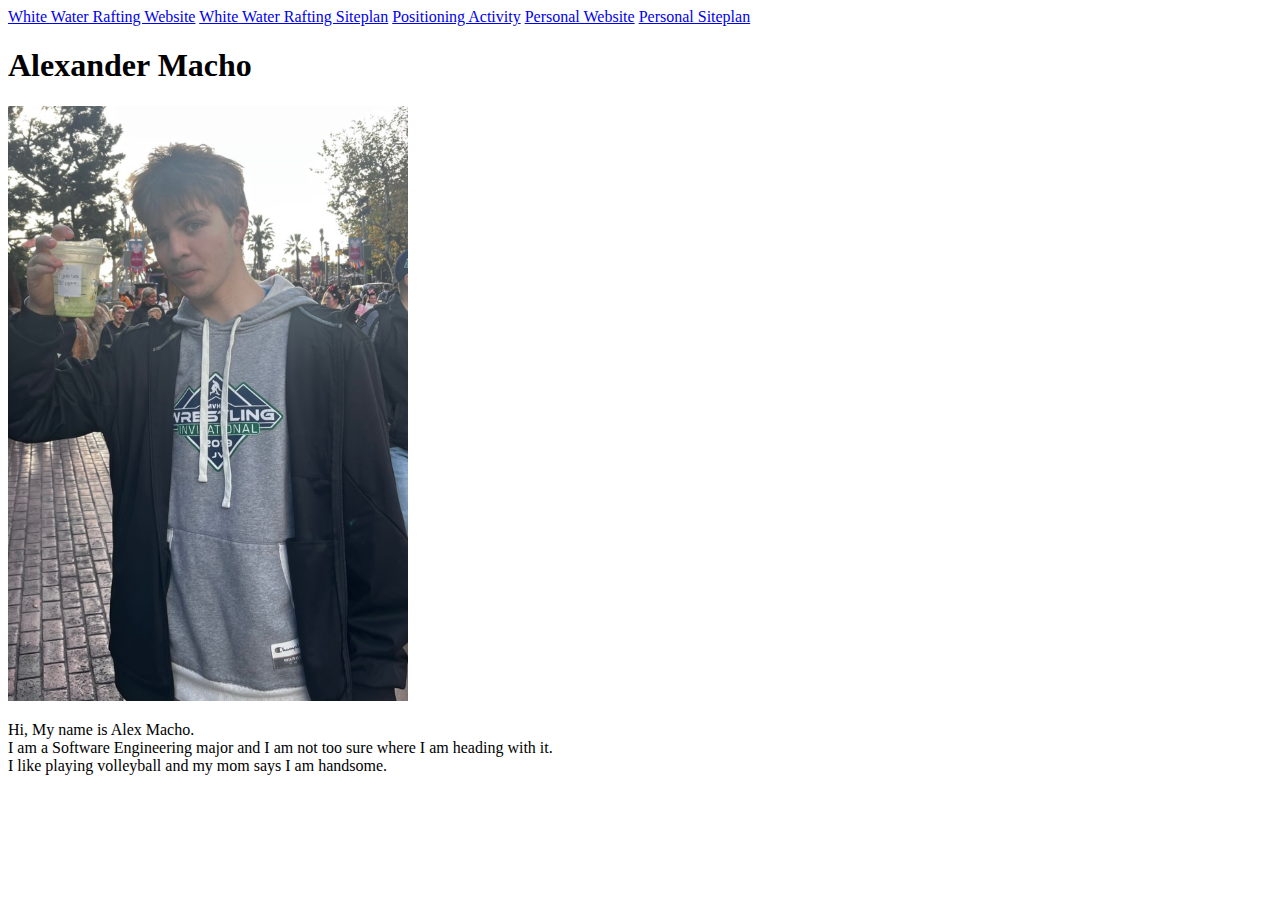
<file: aboutme/index.html>
<!DOCTYPE html>
<html lang="en">
<head>
    <meta charset="UTF-8">
    <meta name="viewport" content="width=device-width, initial-scale=1.0">
    <title>WDD130 | Home</title>
</head>
<body>
   <header>
        <nav>
            <a href="wwr/index.html">White Water Rafting Website</a>
            <a href="wwr/site-plan-rafting.html">White Water Rafting Siteplan</a>
            <a href="positioning.html">Positioning Activity</a>
            <a href="#">Personal Website</a>
            <a href="#">Personal Siteplan</a>               
            <a href="..index.html"></a>
            <h1>
                Alexander Macho
            </h1>
            <img src="picofme.jpeg" alt="Image of me" width="400px">
    
            <p>
                Hi, My name is Alex Macho. <br>I am a Software Engineering
                major and I am not too sure where I am heading with it.<br>
                I like playing volleyball and my mom says I am handsome.
            </p>
        </nav>
   </header> 
</body>
</html>
</file>
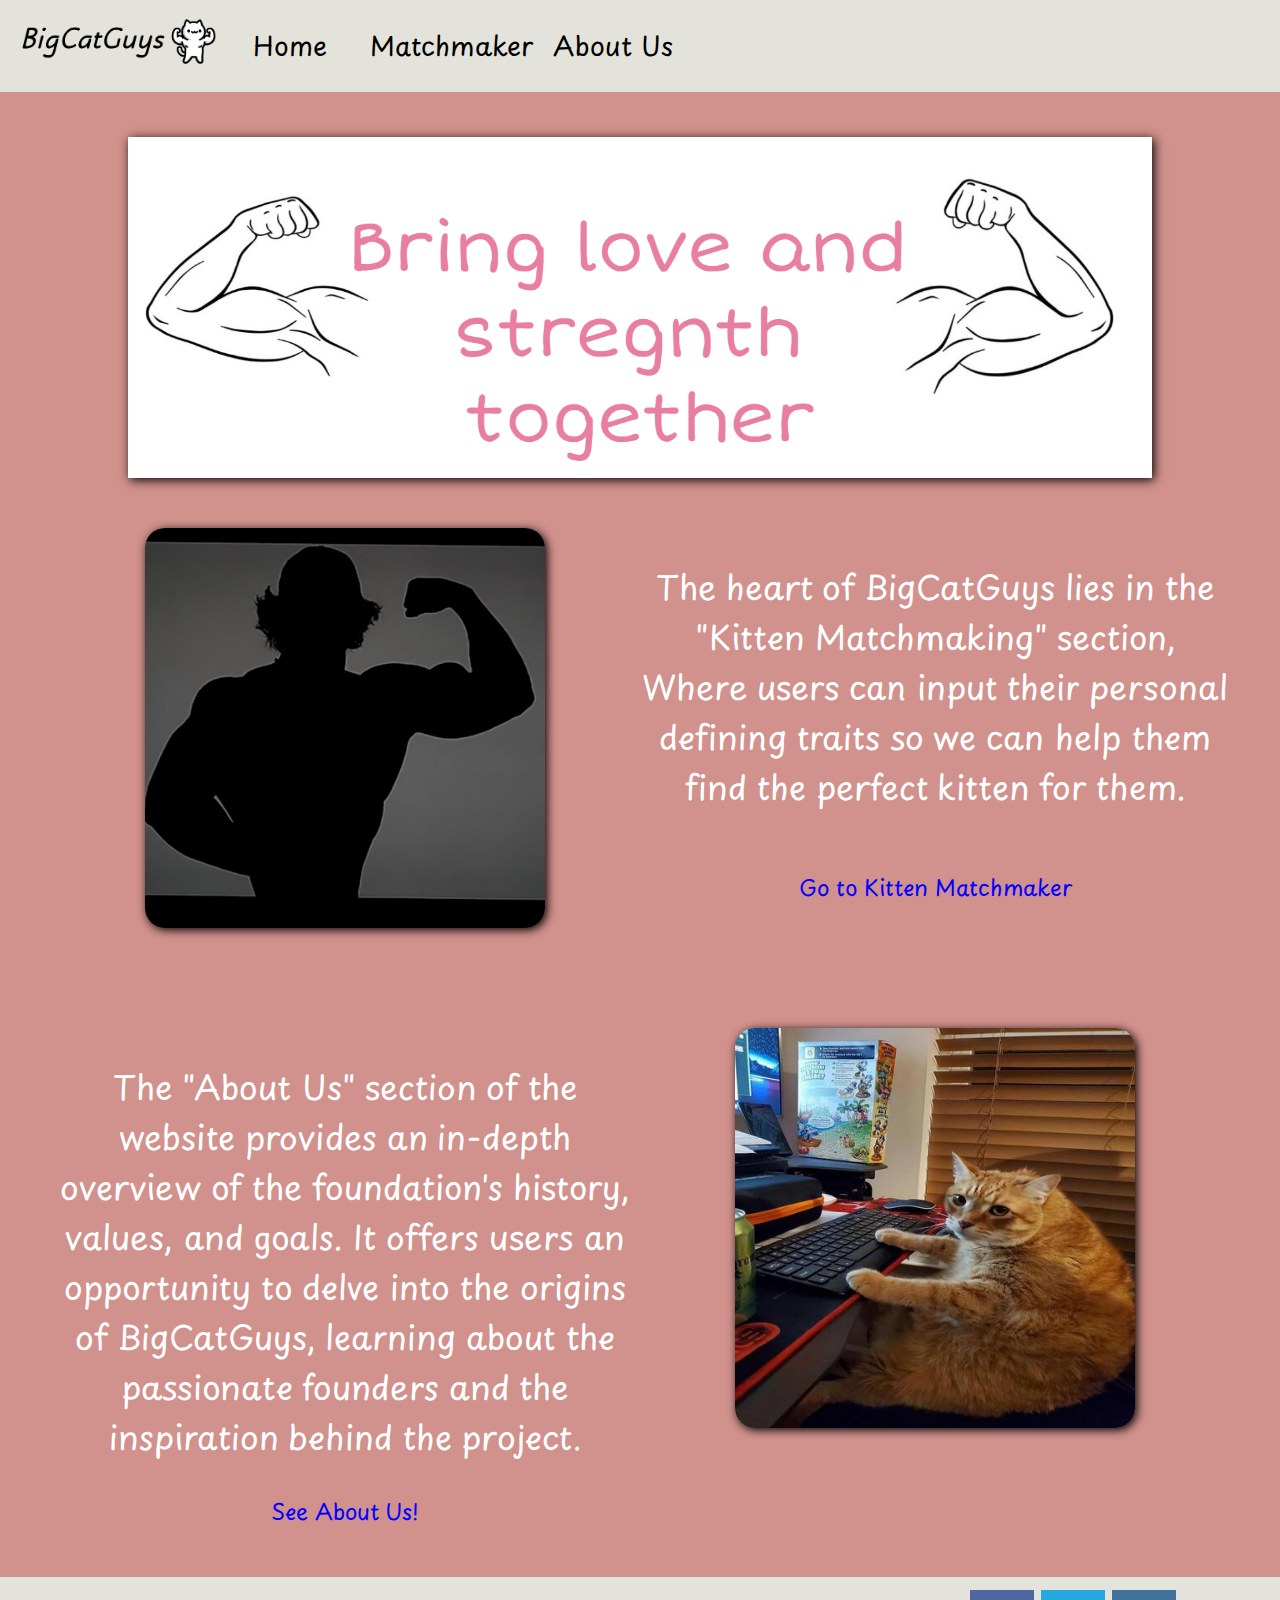
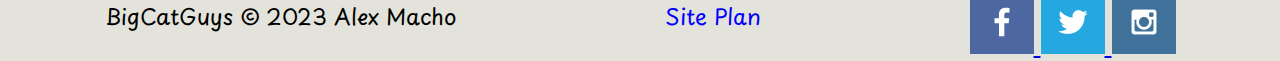
<file: bigcatguys/index.html>
<!DOCTYPE html>
<html lang="en">

<head>
    <meta charset="UTF-8">
    <meta name="viewport" content="width=device-width, initial-scale=1.0">
    <title>BigCatGuys Homepage</title>
    <link rel="stylesheet" href="styles.css">
</head>

<body>
    <header>
        
        <nav>

            <a id="logolink" href="index.html">
                <img src="images/bigcatguyslogo.jpg" alt="BigCatGuys Logo"
                    style="width:200px;">
            </a>
            <a href="index.html">Home</a>
            <a href="matchmaking.html">Matchmaker</a>
            <a href="aboutus.html">About Us</a>
        </nav>
    </header>
    <div class="hero">
        <img src="images/hero.jpg" alt="Bring love and stregnth together">
    </div>
    <div class="descriptions">
        <div class="matchmaker">
            <img src="images/logo.jpg" alt="sam sulek flexing silhouette">
            <p>
                The heart of BigCatGuys lies in the "Kitten Matchmaking" section, Where users can input their personal
                defining traits so we can help them find the perfect kitten for them.
            </p>
            <a href="matchmaking.html">Go to Kitten Matchmaker</a>
        </div>
        <div class="aboutus">
            <img src="images/catcomputer1.jpg" alt="placeholder">
            <p>
                The "About Us" section of the website provides an in-depth overview of the foundation's history, values,
                and goals. It offers users an opportunity to delve into the origins of BigCatGuys, learning about the
                passionate founders and the inspiration behind the project.
            </p>
            <a href="aboutus.html">See About Us!</a>
        </div>
    </div>
    <div class="footer">
        <footer>
            <p id="copyright">BigCatGuys &copy; 2023 Alex Macho</p>
            <p id="siteplanlink"><a href="siteplan.html">Site Plan</a></p>
            <div class="social">
                <a href="https://facebook.com">
                    <img src="images/facebook.png" alt="fb icon">
                </a>
                <a href="https://twitter.com">
                    <img src="images/twitter.png" alt="twitter icon">
                </a>
                <a href="https://instagram.com">
                    <img src="images/instagram.png" alt="instagram icon">
                </a>
            </div>
        </footer>
    </div>


</body>

</html>
</file>
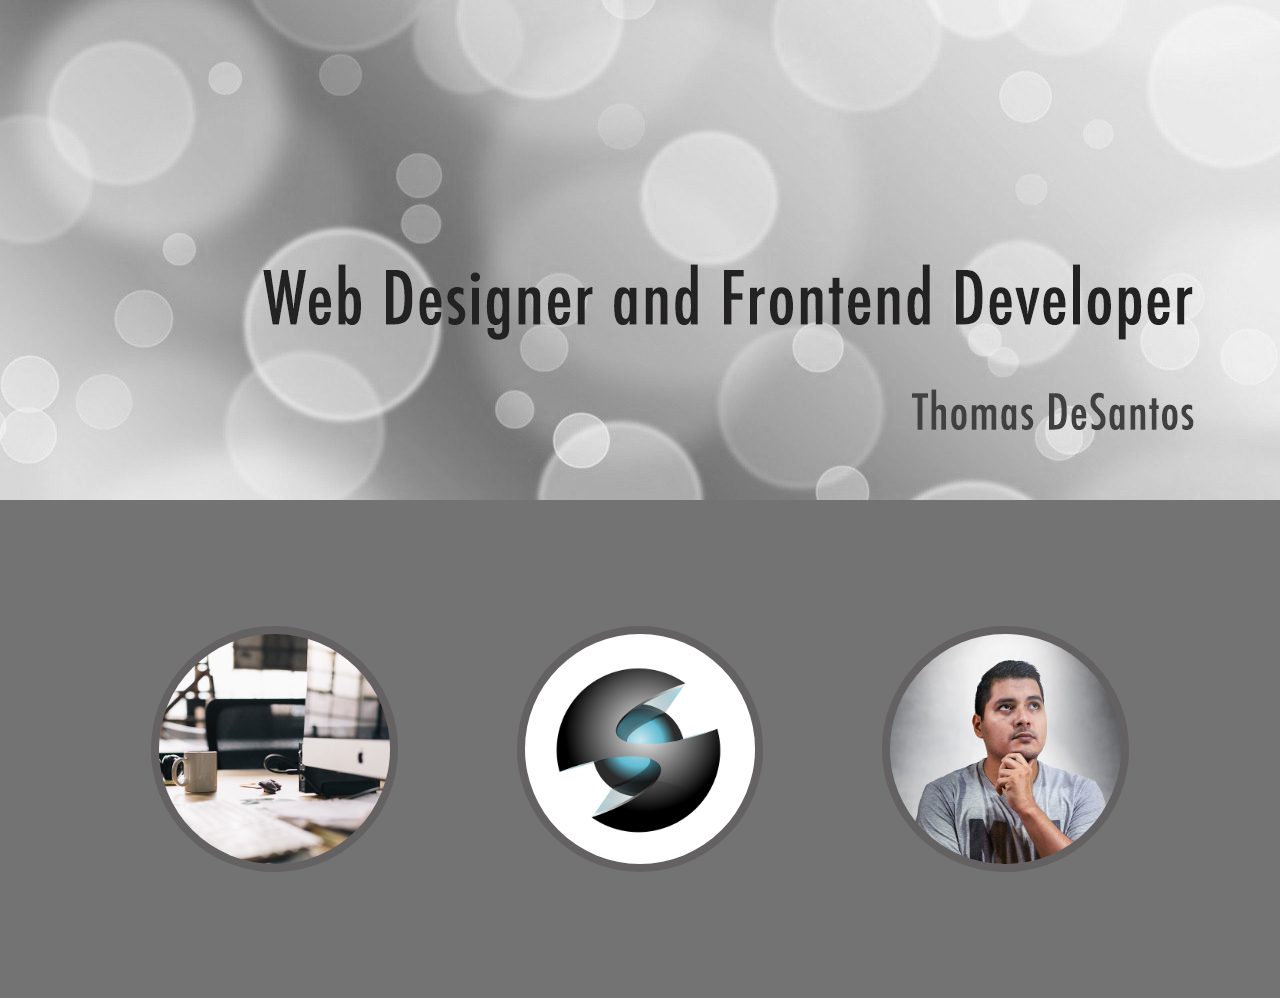
<file: week5ice/index.html>
<!DOCTYPE html>
<html lang="en">
<head>
    <meta charset="UTF-8">
    <meta name="viewport" content="width=device-width, initial-scale=1.0">
    <link rel="stylesheet" href="styles/styles.css">
    <title>Week 5 ice</title>
</head>
<body>
    <header>
        <div id="hero">
            <img src="images/w05_circles.jpg" alt="Thomas DeSantos title card">
        </div>
    </header>
    <footer>
        <div id="pics">
            <img src="images/w05_ice_image_desk.jpg" alt="picture of desk">
            <img id="middle" src="images/w05_ice_image_graphic.png" alt="graphic of circles">
            <img src="images/w05_ice_image_person.jpg" alt="picture of man">
        </div>

    </footer>
</body>
</html>
</file>
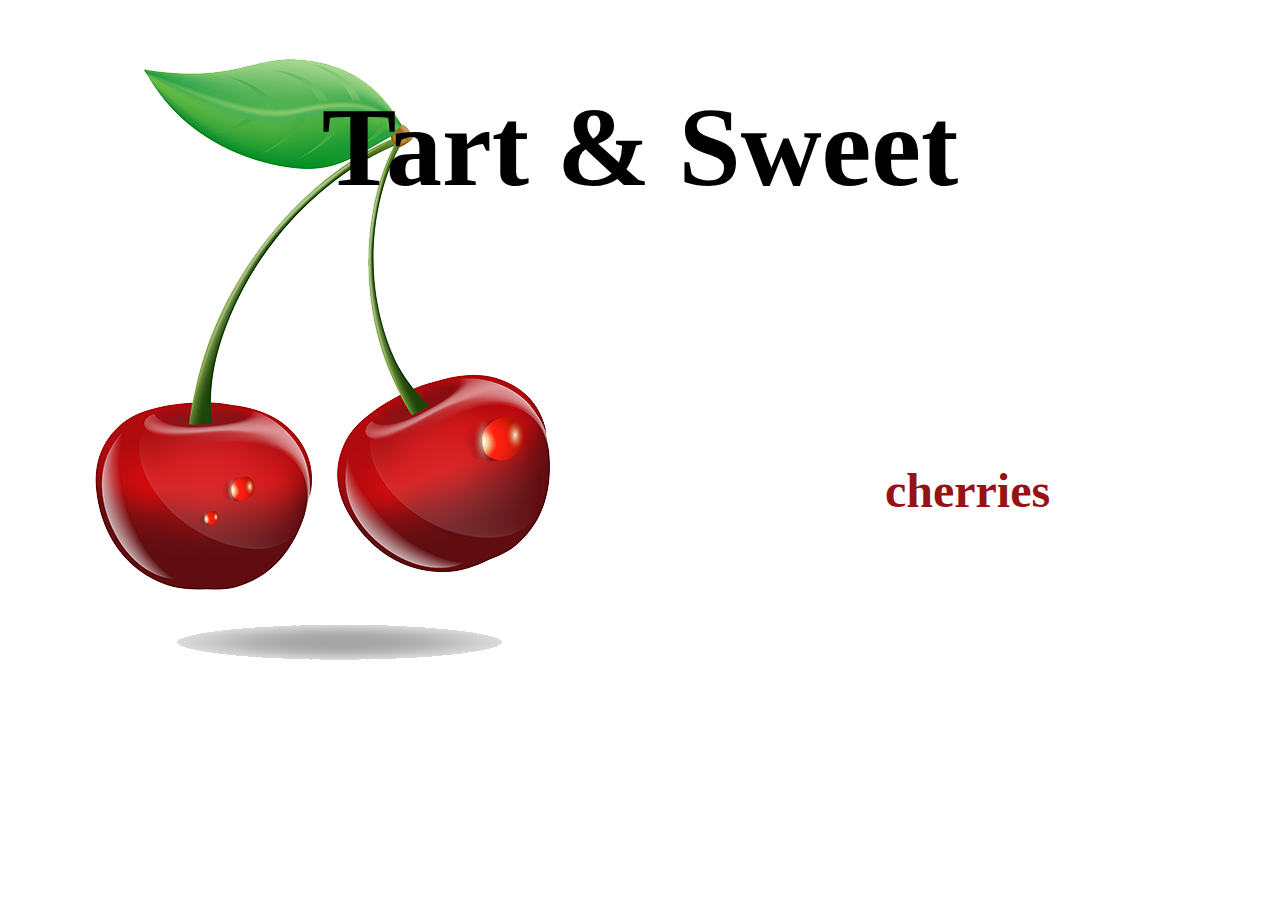
<file: week6ice/index.html>
<!DOCTYPE html>
<html lang="en">
<head>
    <meta charset="UTF-8">
    <meta name="viewport" content="width=device-width, initial-scale=1.0">
    <title>Cherries</title>
    <link rel="stylesheet" href="styles.css">
</head>
<body>
    <div class="gridcontainer">
        <img class="cherryimage" src="w06_cherries.png" alt="picture of cherry">
        <h1 class="tart">Tart & Sweet</h1>
        <h2 class="cherry">cherries</h2>
    </div>
</body>
</html>
</file>
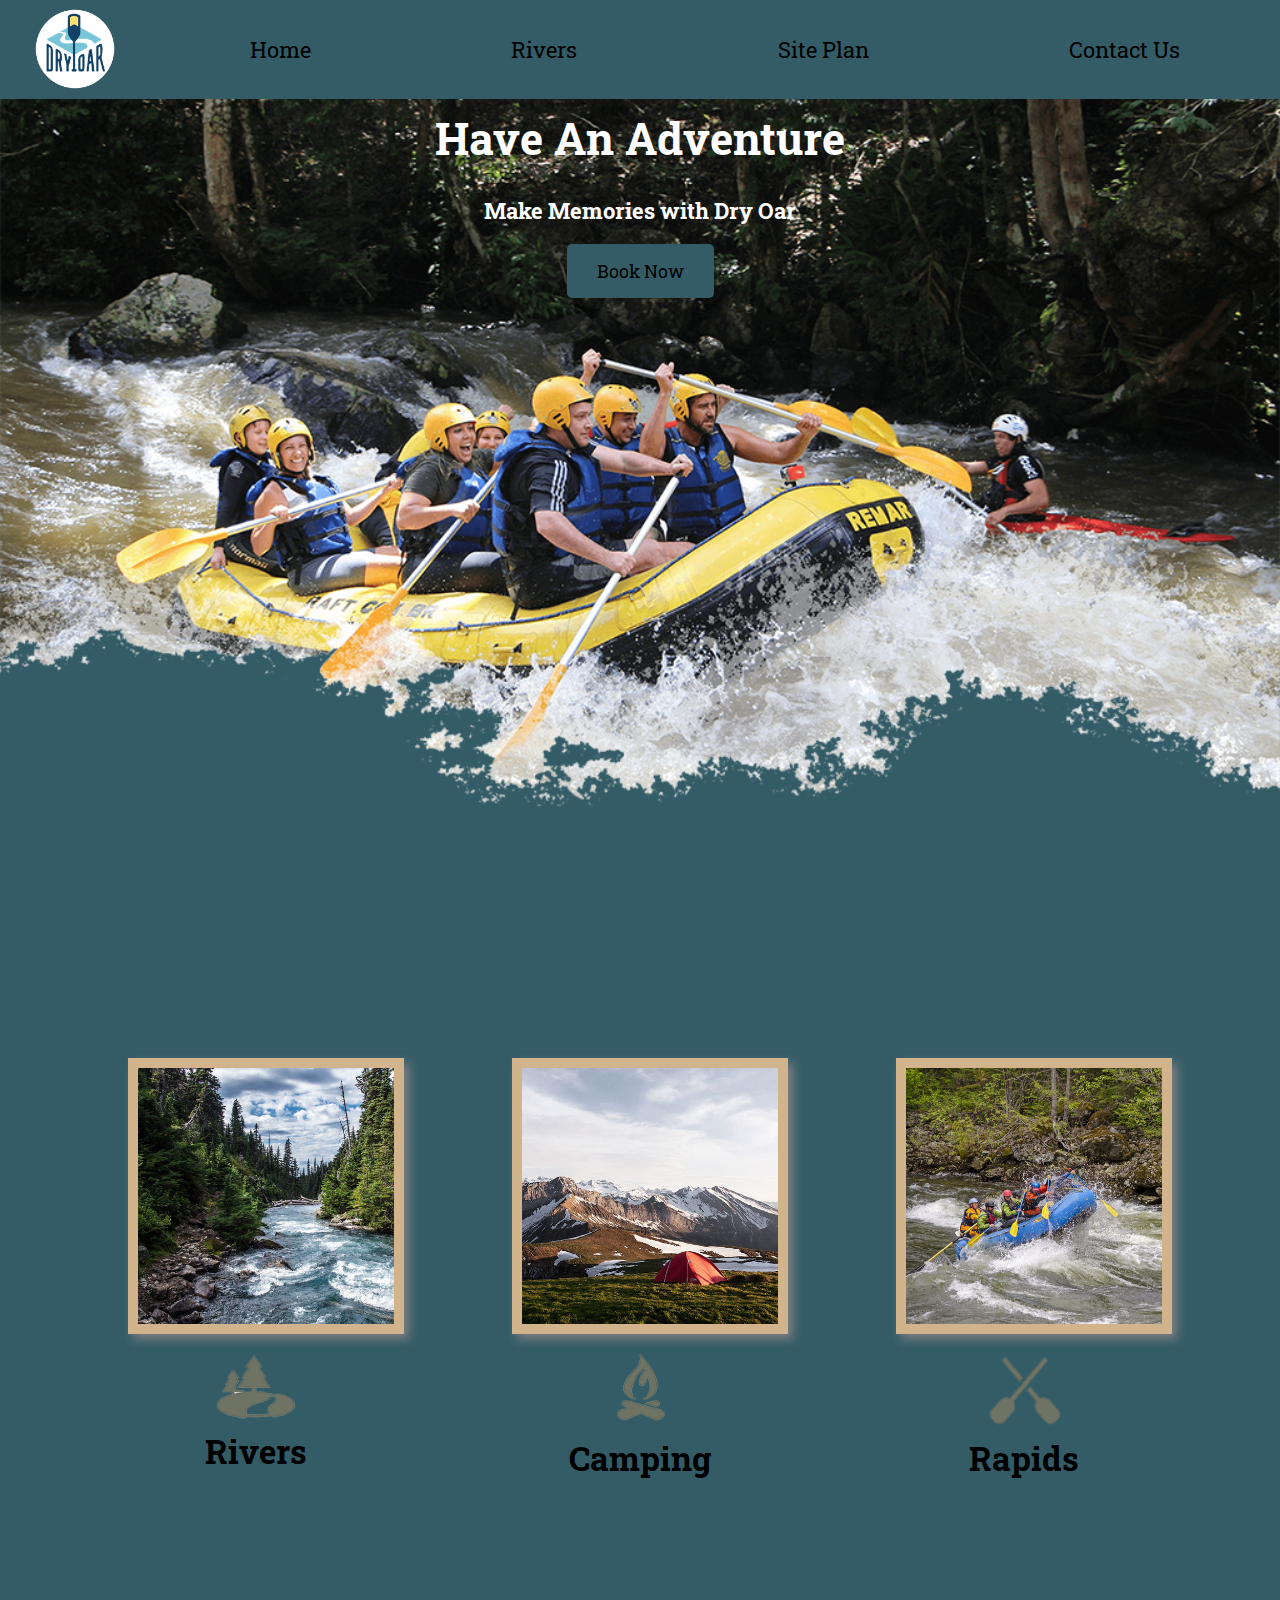
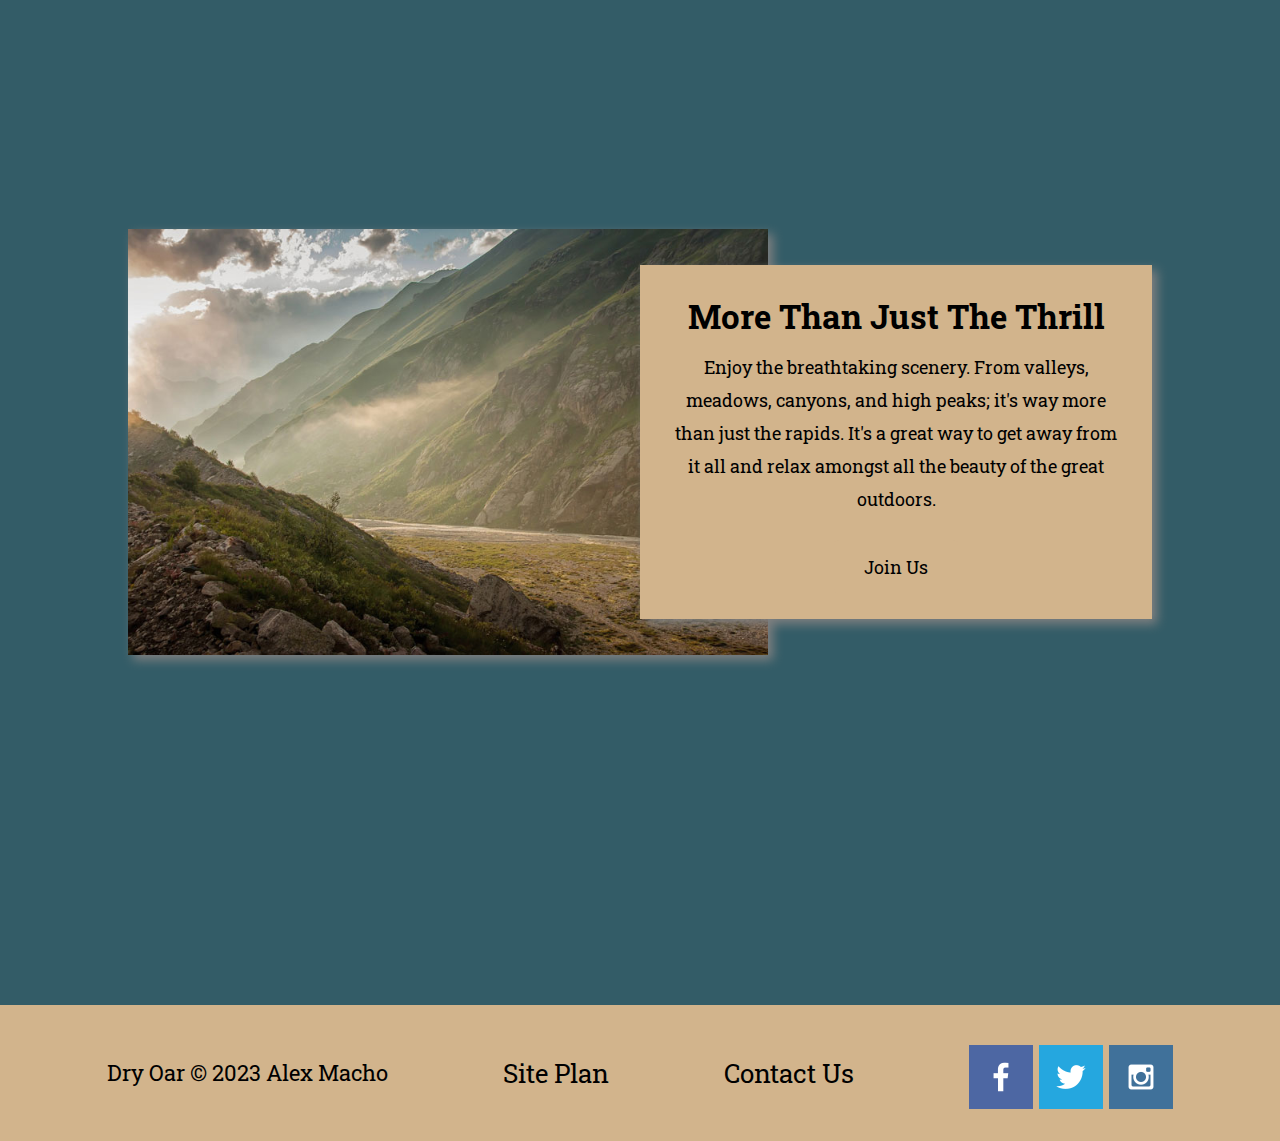
<file: wwr/index.html>
<!DOCTYPE html>
<html lang="en">
<head>
    <meta charset="UTF-8">
    <meta name="viewport" content="width=device-width, initial-scale=1.0">
    <link rel="stylesheet" href="styles/styles.css">
    <title>Whitewater Rafting Vacations | Dry Oar Boating | Home</title>
</head>

<body>
    <div id="content">
        <header>
            <a id="logo_link" href="index.html">
                <img class="logo" src="images/images/logo.png" alt="Dry Oar logo">
            </a>
            <nav>
                <a href="index.html">Home</a>
                <a href="rivers.html">Rivers</a>
                <a href="site-plan-rafting.html">Site Plan</a>
                <a href="contactus.html">Contact Us</a>
            </nav>
        </header>
        <div id="hero">
            <div id="hero-box">
                <img id="hero-img" src="images/images/hero.png" alt="People enjoying white water rafting">
            </div>
            <section id="hero-msg">
                <h1 class="home-title">Have An Adventure</h1>
                <h4>Make Memories with Dry Oar</h4>
                <div class="button-box">
                    <a class="book" href="contactus.html">Book Now</a>
                </div>

            </section>
        </div>
        <main class="home-grid">
            <section class="rivers-card">
                <img class="card-img" src="images/images/rivers.jpg" alt="river in forest">
                <img class="icon" src="images/images/river_icon.png" alt="river icon">
                <h2>Rivers</h2>
            </section>
            <section class="camping-card">
                <img class="card-img" src="images/images/camping.jpg" alt="tent in mountains">
                <img class="icon" src="images/images/fire_icon.png" alt="fire icon">
                <h2>Camping</h2>
            </section>
            <section class="rapids-card">
                <img class="card-img" src="images/images/rapids.jpg" alt="rafting boat">
                <img class="icon" src="images/images/oars.png" alt="oars icon">
                <h2>Rapids</h2>
            </section>
            <div id="background"></div>
            <img class="mountains" src="images/images/mountains.jpg" alt="Misty mountains">
            <section class="msg">
                <h2>More Than Just The Thrill</h2>
                <p>Enjoy the breathtaking scenery. From valleys, meadows, canyons, and high peaks; it's way more than
                    just the rapids. It's a great way to get away from it all and relax amongst all the beauty of the
                    great outdoors. </p>
                <a class="join" href="rivers.html">Join Us</a>
            </section>

        </main>
        <footer>
            <p>Dry Oar &copy; 2023 Alex Macho</p>
            <p><a href="site-plan-rafting.html">Site Plan</a></p>
            <p><a href="contactus.html">Contact Us</a></p>
            <div class="social">
                <a href="https://facebook.com" target="_blank">
                    <img src="images/images/facebook.png" alt="fb icon">
                </a>
                <a href="https://twitter.com" target="_blank">
                    <img src="images/images/twitter.png" alt="twitter icon">
                </a>
                <a href="https://instagram.com" target="_blank">
                    <img src="images/images/instagram.png" alt="instagram icon">
                </a>
            </div>
        </footer>
    </div>
</body>

</html>
</file>
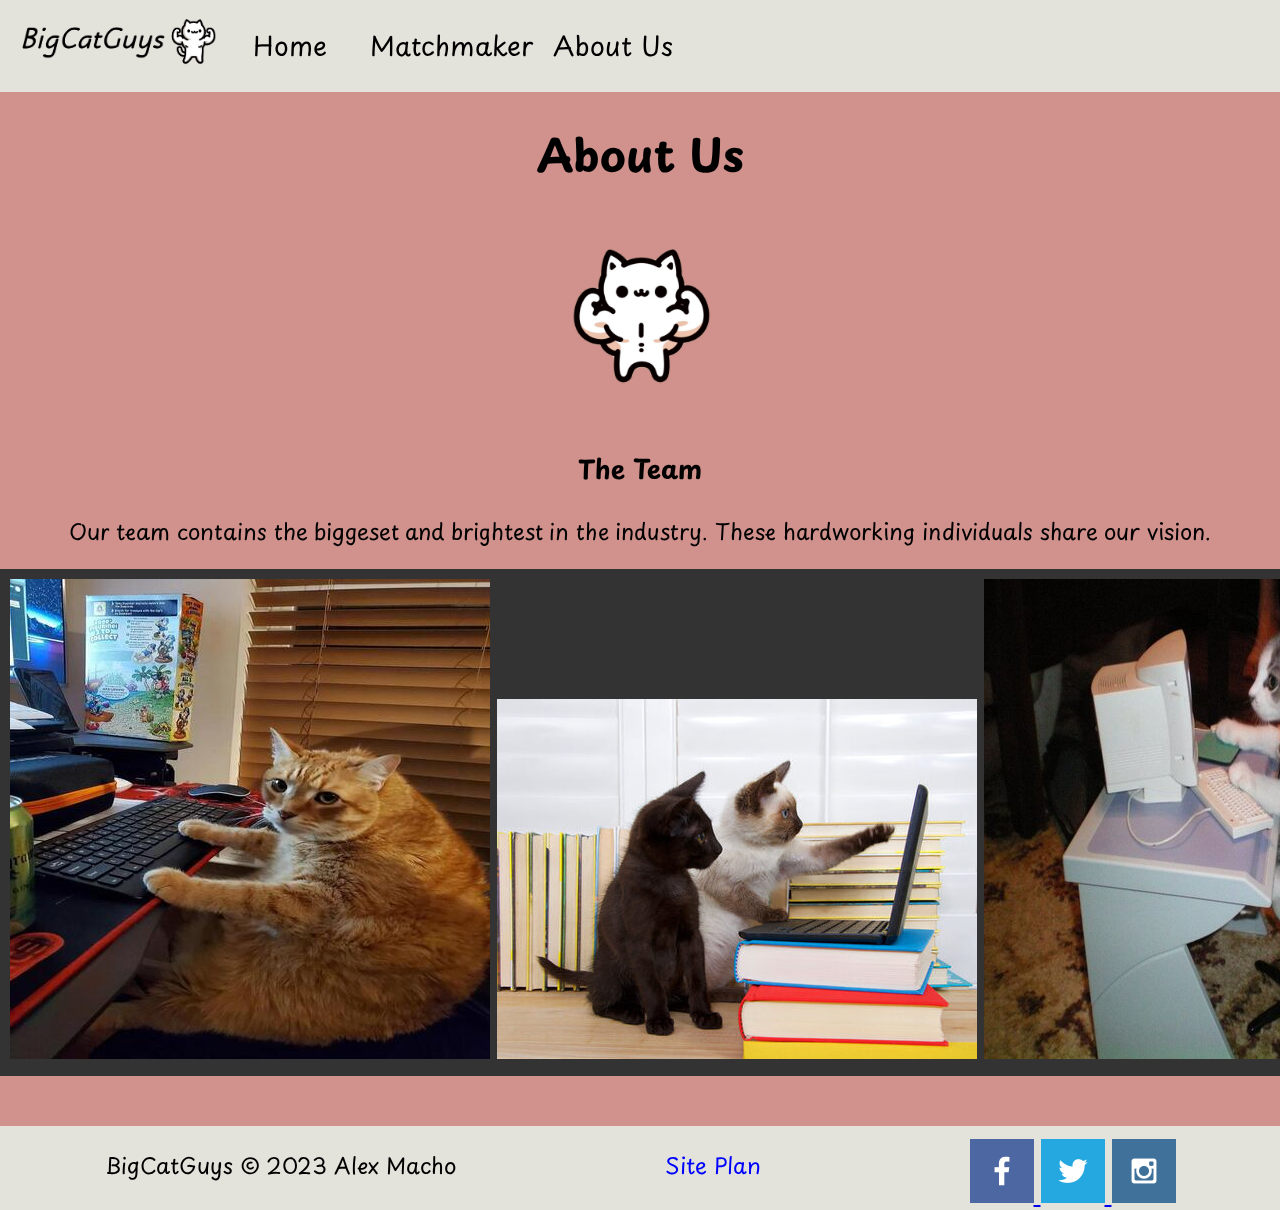
<file: bigcatguys/aboutus.html>
<!DOCTYPE html>
<html lang="en">

<head>
    <meta charset="UTF-8">
    <meta name="viewport" content="width=device-width, initial-scale=1.0">
    <title>BigCatGuys About us page</title>
    <link rel="stylesheet" href="styles.css">
</head>

<body>
    <header>
        <nav>

            <a id="logolink" href="index.html">
                <img src="images/bigcatguyslogo.jpg" alt="BigCatGuys Logo" width="200">
            </a>
            <a href="index.html">Home</a>
            <a href="matchmaking.html">Matchmaker</a>
            <a href="aboutus.html">About Us</a>
        </nav>
    </header>
    <div class="aboutuscontent">
        <div class="title">
            <h1>About Us</h1>
        </div>
        <div class="shake">
            <img src="images/catshake.png" alt="image of cat flexing" width="200">
        </div>
        <div class="team">
            <h3>The Team</h3>
            <p>Our team contains the biggeset and brightest in the industry. These hardworking individuals share our
                vision.</p>

        </div>
        <div class="imagewheel">
            <img src="images/catcomputer1.jpg" alt="cat sitting at computer">
            <img src="images/catcomputer2.jpg" alt="cat sitting at computer">
            <img src="images/catcomputer3.jpg" alt="cat sitting at computer">
            <img src="images/catstudious.jpg" alt="cat with glasses" width="700">

        </div>
    </div>
    <div class="footer">
        <footer>
            <p id="copyright">BigCatGuys &copy; 2023 Alex Macho</p>
            <p id="siteplanlink"><a href="siteplan.html">Site Plan</a></p>
            <div class="social">
                <a href="https://facebook.com">
                    <img src="images/facebook.png" alt="fb icon">
                </a>
                <a href="https://twitter.com">
                    <img src="images/twitter.png" alt="twitter icon">
                </a>
                <a href="https://instagram.com">
                    <img src="images/instagram.png" alt="instagram icon">
                </a>
            </div>
        </footer>
    </div>
</body>

</html>
</file>
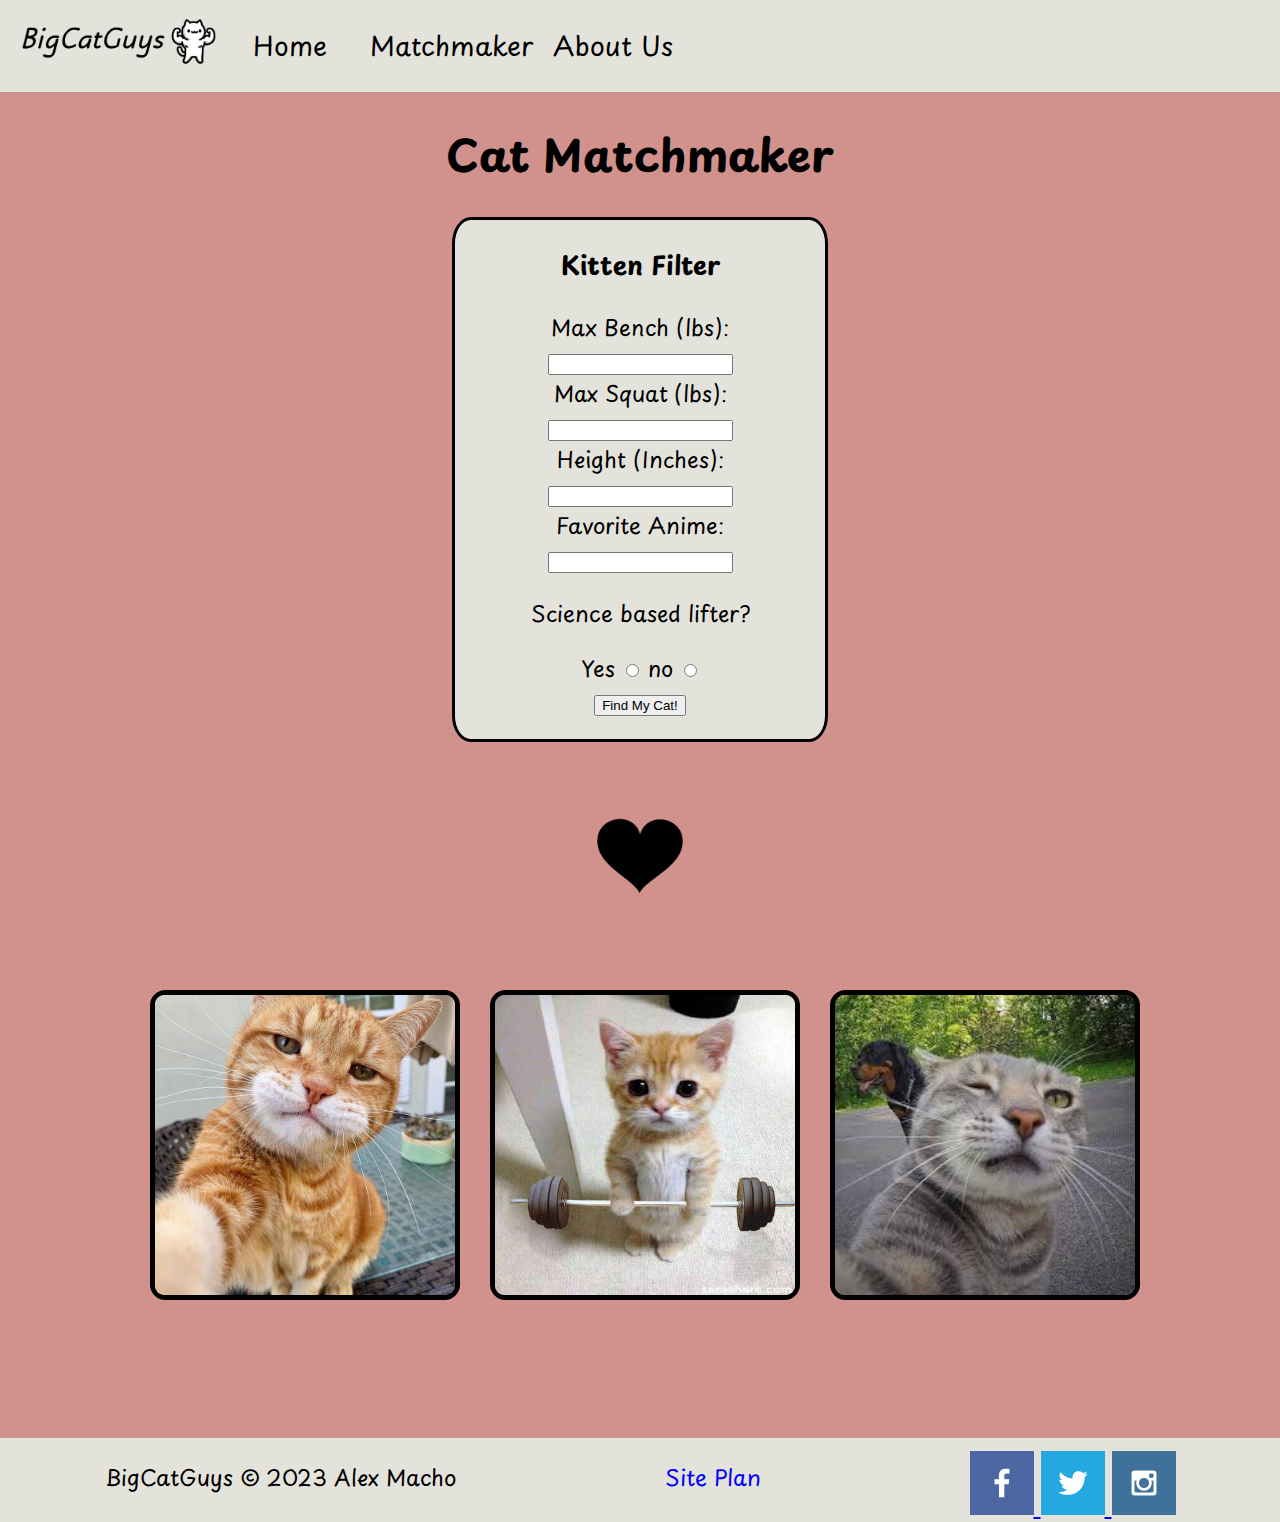
<file: bigcatguys/matchmaking.html>
<!DOCTYPE html>
<html lang="en">

<head>
    <meta charset="UTF-8">
    <meta name="viewport" content="width=device-width, initial-scale=1.0">
    <title>BigCatGuys Matchmaking page</title>
    <link rel="stylesheet" href="styles.css">
</head>

<body>
    <header>
        <nav>

            <a id="logolink" href="index.html">
                <img src="images/bigcatguyslogo.jpg" alt="BigCatGuys Logo"
                    style="width:200px;">
            </a>
            <a href="index.html">Home</a>
            <a href="matchmaking.html">Matchmaker</a>
            <a href="aboutus.html">About Us</a>
        </nav>

    </header>
    <div class="content">
        <div class="title">
            <h1>Cat Matchmaker</h1>
        </div>
        <div class="criteria">
            <div id="head">
                <h3>Kitten Filter</h3>
            </div>
            <ul>
                <li>
                    <label>Max Bench (lbs):</label>
                    <input type="text">
                </li>
                <li>
                    <label>Max Squat (lbs):</label>
                    <input type="text">
                </li>
                <li>
                    <label>Height (Inches):</label>
                    <input type="text">
                </li>
                <li>
                    <label>Favorite Anime:</label>
                    <input type="text">
                </li>
                <li>
                    <p>Science based lifter?</p>
                    <label>Yes</label>
                    <input name="based" type="radio">
                    <label>no</label>
                    <input name="based" type="radio">
                </li>
                <li>
                    <button>Find My Cat!</button>


                </li>
            </ul>


        </div>
        <img id="heart" src="images/blackheart.png" alt="going to be a heart" 
            style="width:100px;">

        <div class="catselection">

            <div class="flip-card">
                <div class="flip-card-inner">
                    <div class="flip-card-front">
                        <img id="catmark" src="images/catselfie1.jpg" alt="cat taking a selfie"
                            style="width:300px;height:300px;">
                    </div>
                    <div class="flip-card-back">
                        <h1>Mark</h1>
                        <p>Flirty cat</p>
                        <p>he is quirky and funny</p>
                    </div>
                </div>
            </div>

            <div class="flip-card">
                <div class="flip-card-inner">
                    <div class="flip-card-front">
                        <img id="catdwayne" src="images/kittendeadlift.jpg" alt="cat deadlifting"
                            style="width:300px;height:300px;">
                    </div>
                    <div class="flip-card-back">
                        <h1>Dwayne</h1>
                        <p>Very strong boy</p>
                        <p>he will overpower you</p>
                    </div>
                </div>
            </div>

            <div class="flip-card">
                <div class="flip-card-inner">
                    <div class="flip-card-front">
                        <img id="catquincy" src="images/catselfie2.jpg" alt="cat taking a selfie"
                            style="width:300px;height:300px;">
                    </div>
                    <div class="flip-card-back">
                        <h1>Quincy</h1>
                        <p>he will be your best friend</p>
                        <p>you WILL have a great time</p>
                    </div>
                </div>
            </div>
        </div>

    </div>
    <div class="footer">
        <footer>
            <p id="copyright">BigCatGuys &copy; 2023 Alex Macho</p>
            <p id="siteplanlink"><a href="siteplan.html">Site Plan</a></p>
            <div class="social">
                <a href="https://facebook.com">
                    <img src="images/facebook.png" alt="fb icon">
                </a>
                <a href="https://twitter.com">
                    <img src="images/twitter.png" alt="twitter icon">
                </a>
                <a href="https://instagram.com">
                    <img src="images/instagram.png" alt="instagram icon">
                </a>
            </div>
        </footer>
    </div>

</body>

</html>
</file>
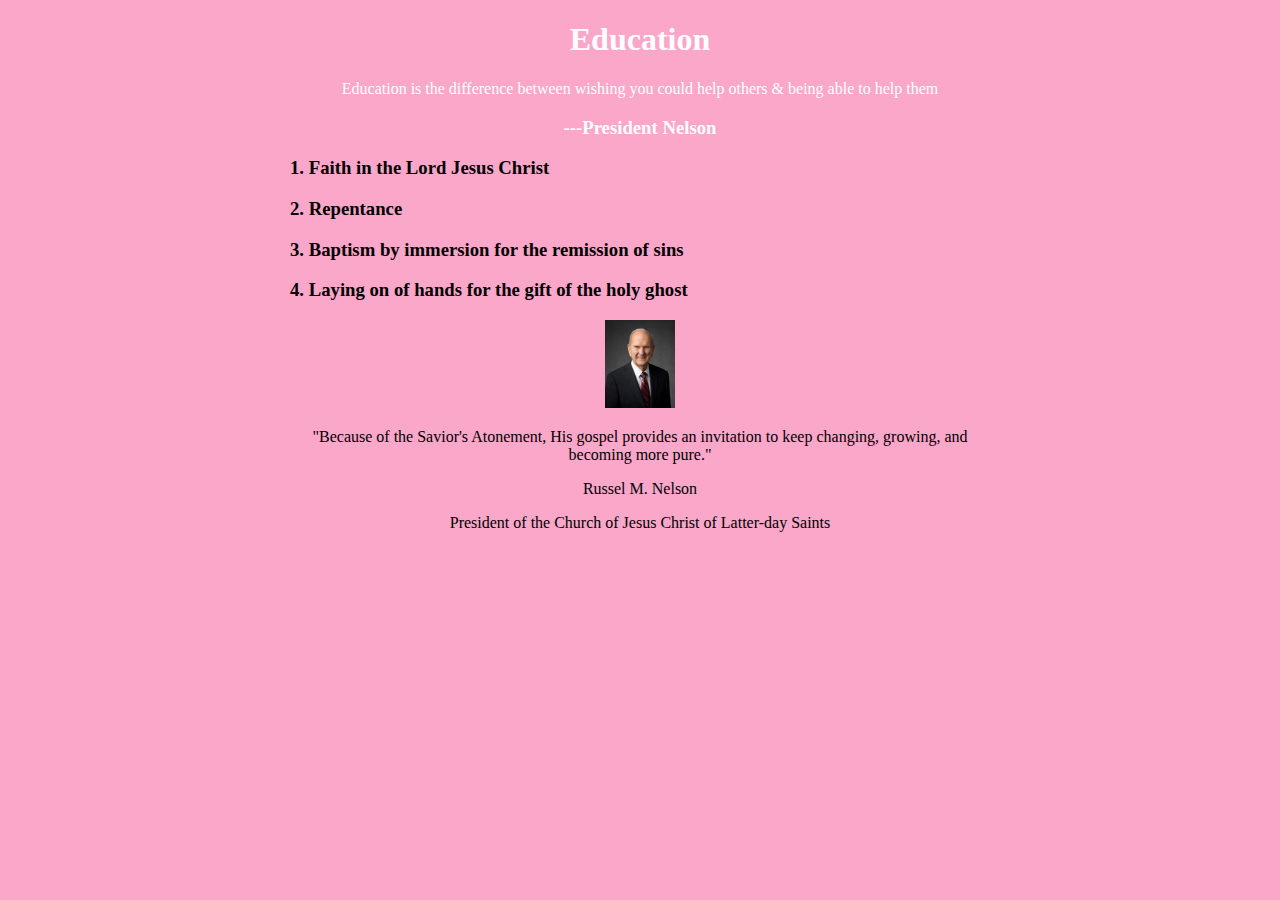
<file: icechallenge/ice.html>
<!DOCTYPE html>
<html lang="en">
<head>
    <meta charset="UTF-8">
    <meta name="viewport" content="width=device-width, initial-scale=1.0">
    <title>ICE Challenge week4</title>
    <link rel="stylesheet" href="styles.css">
</head>
<body>
    <main>
        <div class="maincontent">
            <h1>Education</h1>
            <p>Education is the difference between wishing you could help others & being able to help them</p>
            <h3>---President Nelson</h3>
        </div>
        <div class="fourtharticle">
            <h3>1. Faith in the Lord Jesus Christ</h3>
            <h3>2. Repentance</h3>
            <h3>3. Baptism by immersion for the remission of sins</h3>
            <h3>4. Laying on of hands for the gift of the holy ghost</h3>
        </div>
        <div class="nelsonpicture">
            <img src="russell_nelson_official_portrait_2018.jpeg" alt="image of Russel M. Nelson">
        </div>
        <div class="quote">
            <p>"Because of the Savior's Atonement, His gospel provides an invitation to keep changing, growing, and becoming more pure."</p>
        </div>
        <div class="title card">
            <p>Russel M. Nelson</p>
            <p>President of the Church of Jesus Christ of Latter-day Saints</p>
        </div>
    </main>

    

    
</body>
</html>
</file>
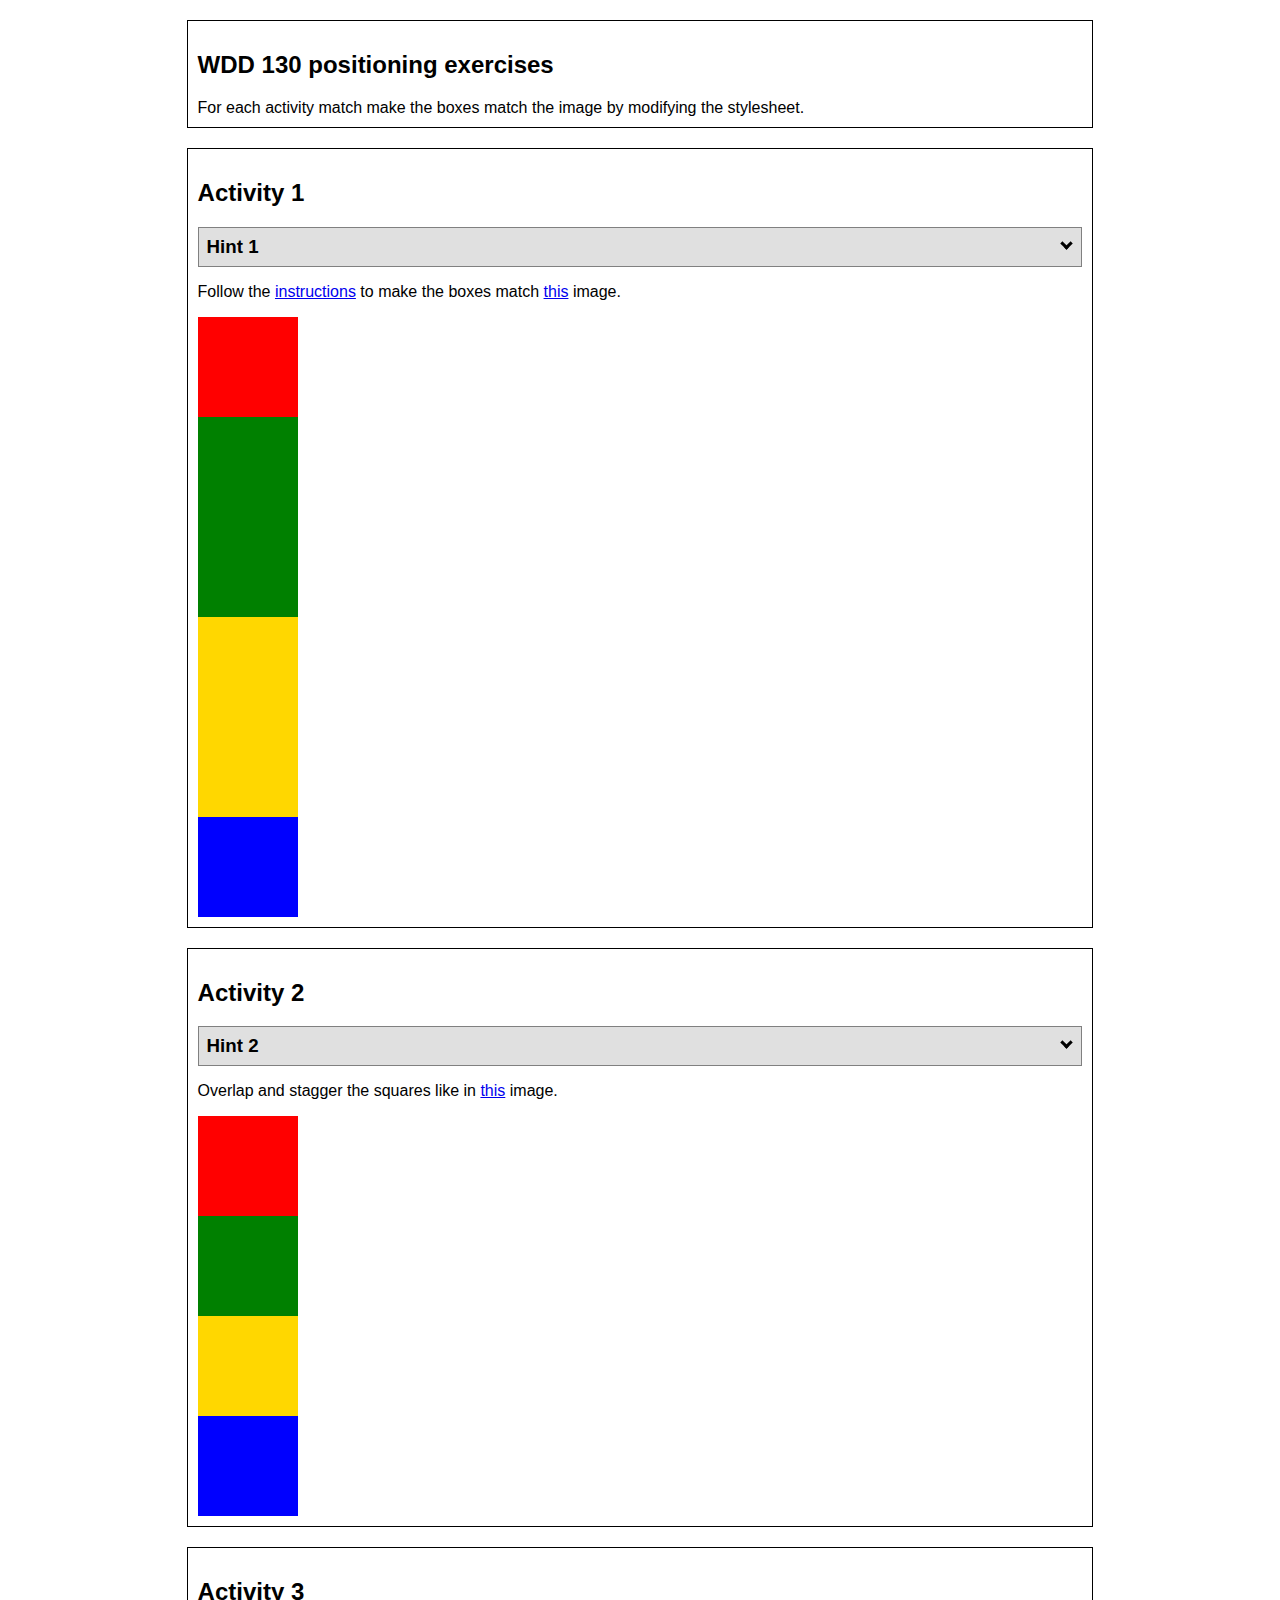
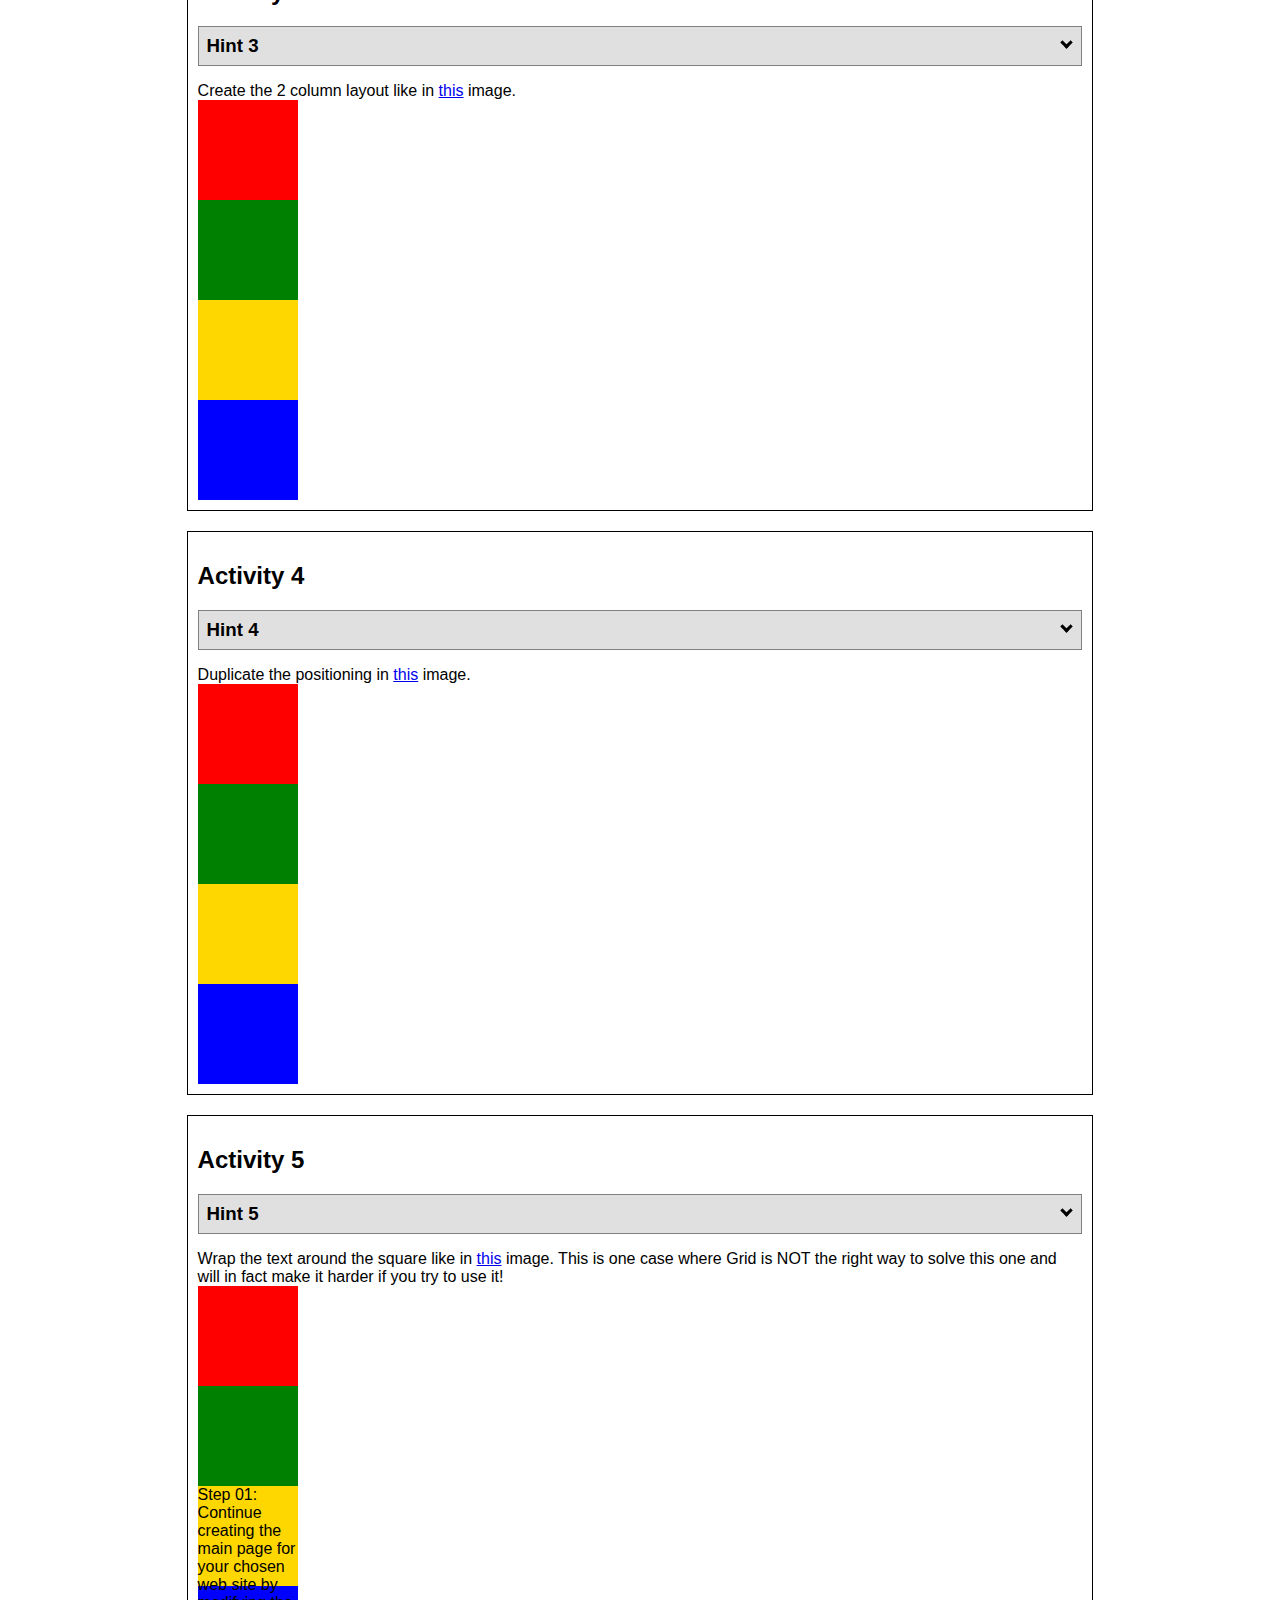
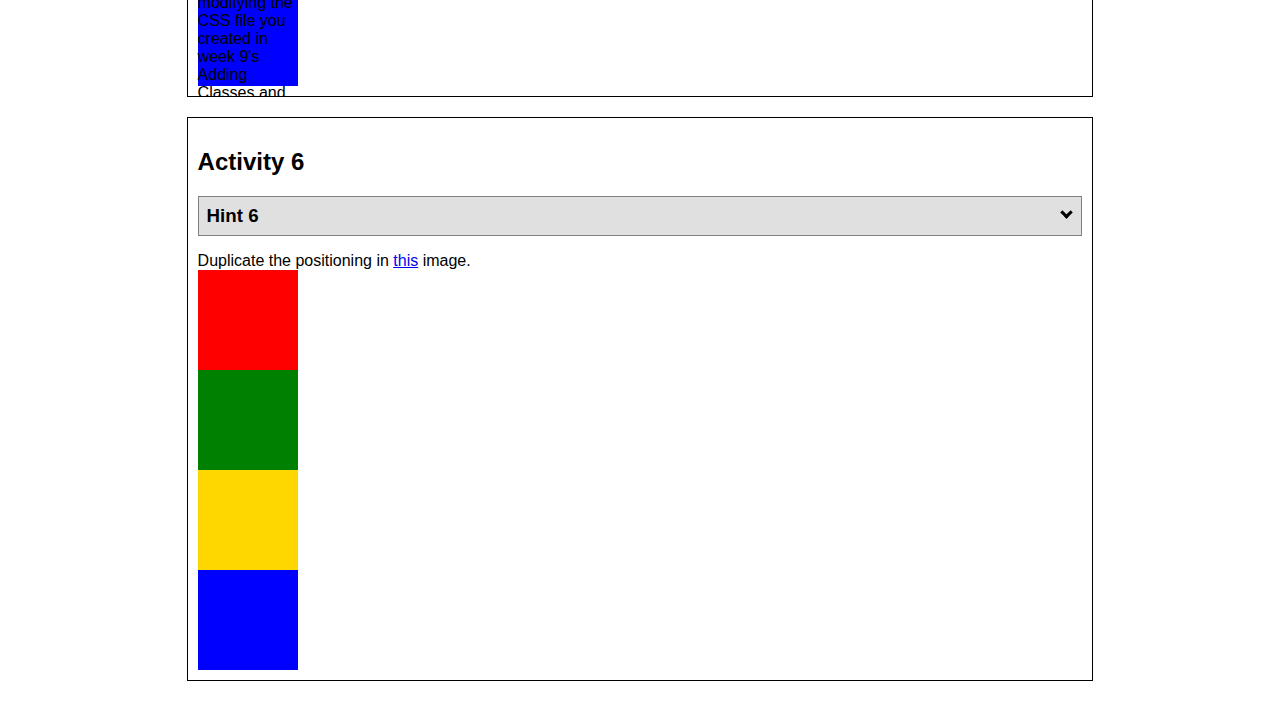
<file: positioning activity/positioning.html>
<!DOCTYPE html>
<html lang="en">
  <head>
    <!-- HTML - Name: positioning.html -->
    <title>Positioning Activity</title>
    <link rel="stylesheet" type="text/css" href="positionstyles.css" />
  </head>
  <body>
    <div class="activity">
      <h2>WDD 130 positioning exercises</h2>
      For each activity match make the boxes match the image by modifying the stylesheet.</div>
    <div class="activity">
      <h2>Activity 1</h2>
      <section class="hint"><input type="checkbox" ><i></i> <h3>Hint 1</h3><div><p>Check out the <a href="https://byui-wdd.github.io/wdd130/activities/w06-css-positioning.html" target="_blank">activity instructions</a> in Ilearn!</p></div></section>
      <p>Follow the <a href="https://byui-wdd.github.io/wdd130/activities/w06-css-positioning.html" target="_blank">instructions</a> to make the boxes match  <a href="https://byui-wdd.github.io/wdd130/images/example1.png" target="_blank">this</a> image.</p>
      <div class="content1" >
        <div class="red1" ></div>
        <div class="green1" ></div>
        <div class="green1" ></div>
        <div class="yellow1"></div>
        <div class="yellow1"></div>
        <div class="blue1"></div>
      </div>
    </div>
    <div class="activity">
      <h2>Activity 2</h2>
      <section class="hint"><input type="checkbox" > <h3>Hint 2</h3><i></i><div>
      <ul>
      <li>grid-template-columns: 50px 50px 50px 50px 50px </li></ul></div></section>
      <p>Overlap and stagger the squares like in <a href="https://byui-wdd.github.io/wdd130/images/example2.png" target="_blank">this</a> image.</p>
      <div class="content2" >
        <div class="red2" ></div>
        <div class="green2" ></div>
        <div class="yellow2"></div>
        <div class="blue2"></div>
      </div>
    </div>
    <div class="activity">
      <h2>Activity 3</h2>
      <section class="hint"><input type="checkbox" > <h3>Hint 3</h3><i></i><div><p>This one is going to be best solved with CSS Grid. Remember to make the boxes the right width first...then start moving them around. </p><h4>Properties used:</h4><ul><li>display:grid;</li><li>grid-template-columns:</li><li>grid-column-gap:</li>
        <li>grid-column:</li>  </ul></div></section>
      Create the 2 column layout like in <a href="https://byui-wdd.github.io/wdd130/images/example3.png" target="_blank">this</a>  image.
      <div class="content3" >
        <div class="red3" ></div>
        <div class="green3" ></div>
        <div class="yellow3"></div>
        <div class="blue3"></div>
      </div>
    </div>
    <div class="activity">
      <h2>Activity 4</h2>
      <section class="hint"><input type="checkbox" > <h3>Hint 4</h3><i></i><div><p>For the others we have been primarily concerned with width. For this one you will need to adjust height as well. </p><h4>Properties used:</h4><ul><li>display:grid;</li><li>grid-template-columns:</li><li>grid-row:</li></ul></div></section>
      Duplicate the positioning in <a href="https://byui-wdd.github.io/wdd130/images/example4.png" target="_blank">this</a> image. 
      <div class="content4" >
        <div class="red4" ></div>
        <div class="green4" ></div>
        <div class="yellow4"></div>
        <div class="blue4"></div>
      </div>
    </div>

    <div class="activity">
      <h2>Activity 5</h2>
      <section class="hint"><input type="checkbox" > <h3>Hint 5</h3><i></i><div><p>Grid is <strong>not</strong> the right way to do this.  In fact there is only one way to really do that...and that is with float. Remember that we float the thing we want the text to wrap around.  Also remember to start by making all the shapes the right size and shape.</p><h4>Properties used:</h4><ul><li>float: left;</li></ul></div></section>
      Wrap the text around the square like in <a href="https://byui-wdd.github.io/wdd130/images/example5.png" target="_blank">this</a> image. This is one case where Grid is NOT the right way to solve this one and will in fact make it harder if you try to use it!
      <div class="content5" >
        <div class="red5" ></div>
        <div class="green5" ></div>
        <div class="yellow5">Step 01: Continue creating the main page for your chosen web site by modifying the CSS file you created in week 9's Adding Classes and IDs to Your Website assignment. This week, you will position all of the content on your main page using the CSS positioning techniques taught in KhanAcademy. When you are done, your webpage layout should reflect what you outlined in the wireframe you designed in the assignment Your Own Site Diagram and Wireframe in week 3. <br />
          If you have changed your mind on how you want the content of your main page laid out, take an opportunity to update your wireframe before completing this assignment (it is much easier to experiment with different layouts in a wireframe than it is to do so by modifying the CSS). Also, if you find that you are having trouble with using CSS positioning, feel free to review the concepts at the learn layout site: http://learnlayout.com/. You should be able to apply these principles to your site. For futher help, refer back to the Max Design site used in the beginning of the course for an example of how to implement your site design.</div>
        <div class="blue5"></div>
      </div>
    </div>
    <div class="activity">
      <h2>Activity 6</h2>
      <section class="hint"><input type="checkbox" > <h3>Hint 6</h3><i></i><div><p>This one is all about visualizing the grid behind the layout. If you are having a hard time doing that first: all the sizes are even multiples of 100, and second here is another example with the lines drawn: <a href="https://byui-wdd.github.io/wdd130/images/example6-hint.png" target="_blank">example 6 with lines</a>. For this one you will find it easiest if you use px for the column width. You can also use <kbd>z-index</kbd> to control the element layering.    </p><h4>Properties used:</h4><ul><li>display:grid;</li><li>grid-template-columns:</li><li>grid-column:</li><li>grid-row:</li><li><a href="https://www.w3schools.com/cssref/pr_pos_z-index.asp" target="_blank">z-index:</a></li></ul></div></section>
      Duplicate the positioning in <a href="https://byui-wdd.github.io/wdd130/images/example6.png" target="_blank">this</a> image.
      <div class="content6" >
        <div class="red6" ></div>
        <div class="green6" ></div>
        <div class="yellow6"></div>
        <div class="blue6"></div>
      </div>
    </div>
  </body>
</html>
</file>
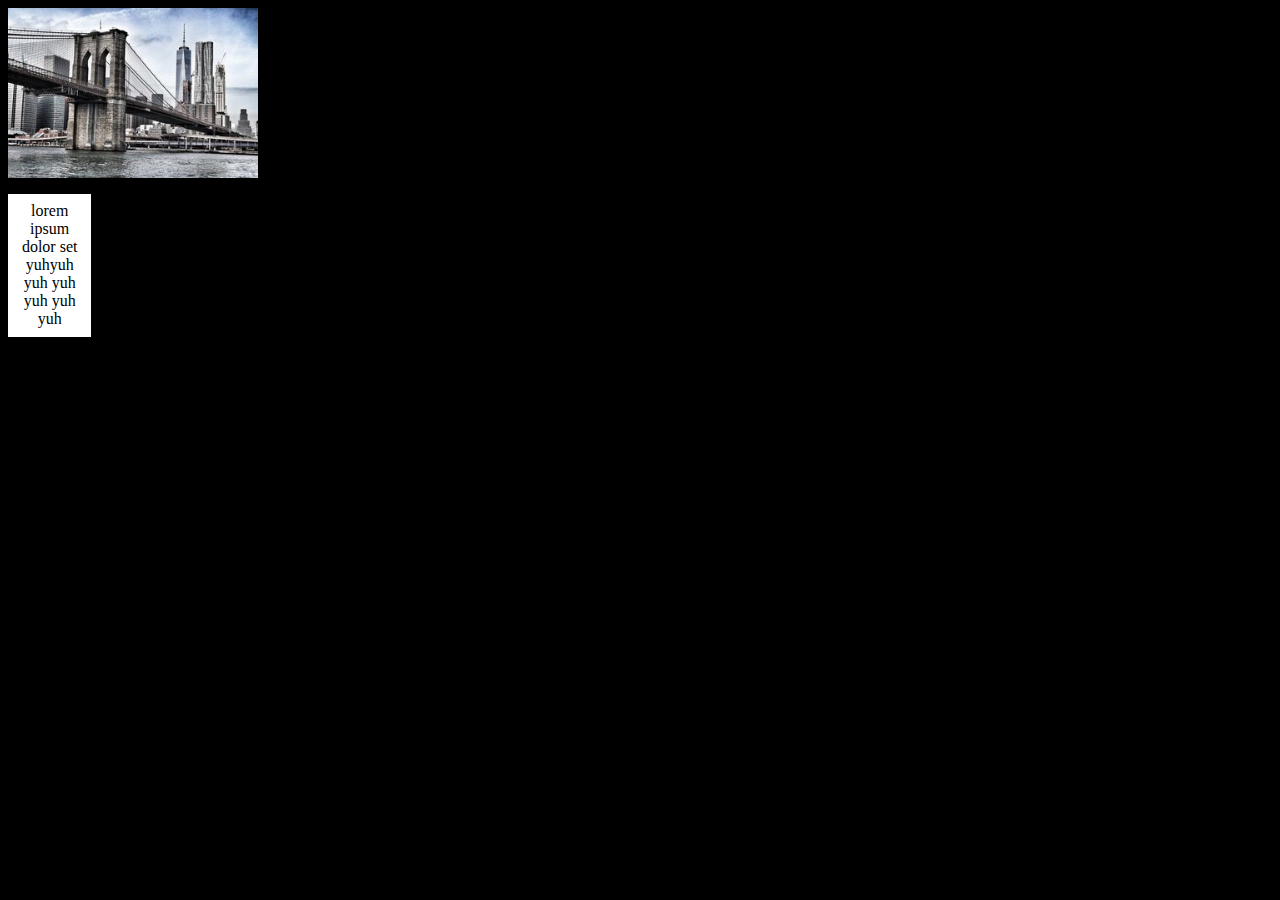
<file: week9ice/ice.html>
<!DOCTYPE html>
<html lang="en">
<head>
    <meta charset="UTF-8">
    <meta name="viewport" content="width=device-width, initial-scale=1.0">
    <title>Ice Challenge week 9</title>
    <link rel="stylesheet" href="style.css">

</head>

<body>
    <div class="card">
        <img class="headerimage" src="w09_ice_img.jpg" alt="Sky scrapers with bridge in a big city">
        <main>
            <p class="awesomearticle">
                lorem ipsum dolor set yuhyuh yuh yuh yuh yuh yuh
            </p>
        </main>

    </div>
    
</body>
</html>
</file>
<file: bigcatguys/styles.css>
@import url('https://fonts.googleapis.com/css2?family=Playpen+Sans:wght@500&family=Schoolbell&display=swap');


body {
  background-color: #d1918c;
  font-family: 'Playpen Sans','Times New Roman', Times, serif, 'Helvetica';
  font-size: 22px;
  margin: 0;
  padding: 0;
}


header {
  border-radius: 5px;
  display: flex;
  margin: 0;
  
}

nav {
  background-color: #e3e3db;
  line-height: 2em;
  font-size: 1.2em;
  font-family: 'Playpen Sans', cursive;
  list-style-type: none;
  display: flex;
  align-items: center;
  justify-content: start;
}


nav a {
  padding:1em;
  min-width: 120px;
  text-decoration: none;
  padding: 10px;
  color: black;
  text-align: center;
  
}

nav a:link, nav a:visited {
  color: black;
}
nav a:hover {
  color: #d1918c;
}
nav {
  
  padding:1em;
  grid-column: 1/2;
  padding: 0;
  width: 100%;
  

}
nav img {
  transition: .7s;
  padding-left: 5%;
  padding-top: 3%;
}
nav img:hover{
  transform: scale(1.1);
}


.hero img {
  text-align: center;
  max-width: 80%;
  display: block;
  margin-left: auto;
  margin-right: auto;
  margin-top: 45px;
  box-shadow: 2px 2px 10px black ;

}


.matchmaker p, .aboutus p {
  color: white;
}
.matchmaker {
  display: grid;
  grid-template-columns: 1fr 1fr;
  padding: 50px;
  
}
.matchmaker img {
  grid-column: 1/2;
  grid-row: 1/3;
  max-width: 90%;
  justify-self: center;
  max-width: 400px;
  border-radius: 5%;
  box-shadow: 2px 2px 10px black ;
  
}

.matchmaker p {
  grid-column: 2/3;
  grid-row: 1/2;
  justify-content: center;
  text-align: center;
  font-size: 1.5em;
}
.matchmaker a {
  grid-column: 2/3;
  grid-row: 2/3;
  text-align: center;
  text-decoration: none;
  color: blue;
}
.aboutus {
  display: grid;
  grid-template-columns: 1fr 1fr;
  padding: 50px;

}
.aboutus img {
  grid-column: 2/3;
  max-width: 90%;
  grid-row: 1/3;
  justify-self: center;
  max-width: 400px;
  border-radius: 5%;
  box-shadow: 2px 2px 10px black ;
}
.aboutus p {
  grid-column: 1/2;
  grid-row: 1/2;
  justify-content: center;
  text-align: center;
  font-size: 1.5em;
}
.aboutus a {
  grid-column: 1/2;
  grid-row: 2/3;
  text-decoration: none;
  text-align: center;
  color: blue;
  
}
.aboutus a:hover, .matchmaker a:hover {
  color: white;
}
.content {
  text-align: center;
}

footer {
  background-color: #e3e3db;
  margin: 0 auto;
  display: flex;
  justify-content: space-around;
  text-align: center;
  z-index: 3;
}
.social {
  text-align: center;
  padding-top: 1%;
}


#siteplanlink a {
  text-decoration: none;
  color: blue;
}
#siteplanlink a:hover {
  color: #d1918c;
}
.content {
  display: flex;
  flex-direction: column;
  align-items: center;
  padding-bottom: 10%;
}
.criteria ul {
  list-style-type: none;
  text-align: center;
  padding-left: 5%;
  padding-right: 5%;
  font-size: 1em
  
  
}



.criteria {
  background-color: #e3e3db;
  max-width: fit-content;
  border: 3px solid black;
  border-radius: 5%;
  text-align: center;
}

#heart {
  padding: 5%;

}

.catselection {

  display: flex;
}

.flip-card {
  background-color: transparent;
  width: 300px;
  height: 300px;
  perspective: 1000px; 
  font-size: .9em;
  padding: 20px;
}

.flip-card-inner {
  position: relative;
  width: 100%;
  height: 100%;
  text-align: center;
  transition: transform 0.8s;
  transform-style: preserve-3d;
  


}

.flip-card img {

  border-radius: 3%;

}


.flip-card:hover .flip-card-inner {
  transform: rotateY(180deg);
}


.flip-card-front, .flip-card-back {
  position: absolute;
  width: 100%;
  height: 100%;
  -webkit-backface-visibility: hidden; 
  backface-visibility: hidden;
  border: 5px solid black;
  border-radius: 5%;
  
}


.flip-card-front {
  background-color: #bbb;
  color: black;

  
}


.flip-card-back {
  background-color: #e3e3db;
  color: black;
  transform: rotateY(180deg);
}

.shake img:hover {
  animation: shake 0.5s;

  animation-iteration-count: infinite; 
}

@keyframes shake {
  0% { transform: translate(1px, 1px) rotate(0deg); }
  10% { transform: translate(-1px, -2px) rotate(-1deg); }
  20% { transform: translate(-3px, 0px) rotate(1deg); }
  30% { transform: translate(3px, 2px) rotate(0deg); }
  40% { transform: translate(1px, -1px) rotate(1deg); }
  50% { transform: translate(-1px, 2px) rotate(-1deg); }
  60% { transform: translate(-3px, 1px) rotate(0deg); }
  70% { transform: translate(3px, 1px) rotate(-1deg); }
  80% { transform: translate(-1px, -1px) rotate(1deg); }
  90% { transform: translate(1px, 2px) rotate(0deg); }
  100% { transform: translate(1px, -2px) rotate(-1deg); }
}

.aboutuscontent {
  text-align: center;
  padding-bottom: 50px;
}
.imagewheel {
  background-color: #333;
  overflow: auto;
  white-space: nowrap;
  padding: 10px;
  
}
</file>
<file: week5ice/styles/styles.css>
body {
    margin: 0 auto;
    background-color: #737373;
    max-width: 100%;
}
#hero img{
    max-width: 100%;
    width: 100%;
}

footer {
    text-align: center;
    padding: 5%;
}

#pics img{
    border: 8px solid rgb(99, 97, 97);
    border-radius: 50%;
    
    width: 20%;
    margin: 5% 5%;
}
</file>
<file: week6ice/styles.css>
.gridcontainer {
    display: grid ;
    grid-template-columns: 1fr 1fr ;
}
.tart {
    grid-column: 1/3;
    grid-row: 1;
    text-align: center;
    z-index: 3;
    font-size: 7em;
}
.cherryimage {
    grid-column: 1/2;
    grid-row: 1/3;
}
.cherry {
    color: rgb(151, 19, 19);
    grid-column: 2/3;
    grid-row: 2/3;
    margin: 0 auto;
    font-size: 3em;
}
</file>
<file: wwr/styles/styles.css>
@import url('https://fonts.googleapis.com/css2?family=Roboto+Slab&family=Russo+One&display=swap');


#content{
    max-width: 1600px;
    margin: 0 auto;

}
.mountains {
    margin: 100px 0;
    grid-column: 2/7;
    grid-row: 5/8;
    box-shadow: 5px 5px 10px gray;
}
.logo {
    width: 80px;
}

body {
    background-color: #335C67;
    font-family: 'Roboto Slab', serif, 'Russo One', sans-serif, 'Times New Roman', Times, serif;
    font-size: 22px;
    margin: 0;
    padding: 0;
}
h2 {
    margin: 0;
}
header {
    background-color: #335C67;
    display: grid;
    grid-template-columns: 150px auto;
}
#banner {
    min-width: 100%;
    max-width: 100%;
    border: 10px solid tan;

}
nav {
    display: flex;
    justify-content: space-around;
}   
nav a:hover {
    background-color: white;
    color: black;
}
.home-grid {
    display: grid;
    grid-template-columns: repeat(10, 1fr);
}

#logo_link {
    padding-top: 5px;
    justify-self: center;
    align-self: center;
}
.home-title {
    color: black;
    font-family: 'Roboto Slab', serif, 'Russo One', sans-serif, 'Times New Roman', Times, serif;
    font-size: 2em;
    margin-top: 10px;
}
.book {
    background-color: #335C67; 
    color: black;
    text-decoration: none;
    font-size: 18px;
    padding: 15px 30px;
    margin-top: 50px;
    border-radius: 5px;
}
.book:hover{
    color: tan;
    
}
.join {
    background-color: tan;
    color: black;
    text-decoration: none;
    font-size: 18px;
    padding: 15px 30px;
    margin-top: 50px;
    border-radius: 5px;
}
.join:hover{
    color: white;
}
.msg {
    background-color: tan;
    line-height: 1.5em;
    font-family: 'Roboto Slab', serif, 'Russo One', sans-serif, 'Times New Roman', Times, serif;
    padding: 35px;
    grid-column: 6/10;
    grid-row: 6/7;
    box-shadow: 5px 5px 10px gray;
}
.msg h2 {
    color: black;
    font-family: 'Roboto Slab', serif, 'Russo One', sans-serif, 'Times New Roman', Times, serif;
}
.msg p {
    color: black;
    font-size: .8em;
    font-family: 'Roboto Slab', serif, 'Russo One', sans-serif, 'Times New Roman', Times, serif;
    padding-bottom: 15px;
}
nav a{
    text-align: center;
    color: black;
    text-decoration: none;
    font-family: 'Roboto Slab', serif, 'Russo One', sans-serif, 'Times New Roman', Times, serif;
    padding: 35px;
}
#hero {
    display: grid;
    grid-template-columns: 1fr 3fr 1fr;
    margin-top: -100px;
}
#hero-box {
    grid-column: 1/4;
    grid-row: 1/3;
    z-index: -1;
}
#hero-img {
    width: 100%;
}
#hero-msg {
    grid-column: 2/3;
    grid-row: 1/2;
    margin-top: 100px;
    
}
#hero-msg h1 {
    text-align: center;
    color: white;
}
#hero-msg h4 {
    text-align: center;
    color: white;
}
.card-img, .mountains {
    width: 100%;

}

.salmon {
    display: grid;
    grid-template-columns: 1fr 1fr;
    padding: 50px;
    
}
.salmon img {
    grid-column: 1/2;
    grid-row: 1/2;
    max-width: 90%;
    justify-self: center;
    
}

.salmontext {
    grid-column: 2/3;
    grid-row: 1/2;
    justify-content: center;
    text-align: center;
}
.graycanyon {
    display: grid;
    grid-template-columns: 1fr 1fr;
    padding: 50px;

}
.graycanyon img {
    grid-column: 2/3;
    max-width: 90%;
    grid-row: 1/2;
    justify-self: center;
}
.graycanyontext {
    grid-column: 1/2;
    grid-row: 1/2;
    justify-content: center;
    text-align: center;
}
.grandcanyon {
    display: grid;
    grid-template-columns: 1fr 1fr;
    padding: 50px;


}
.grandcanyon img {
    grid-column: 1/2;
    max-width: 90%;
    grid-row: 1/2;
    justify-self: center;
    
}

.grandcanyontext {
    grid-column: 2/3; 
    grid-row: 1/2;
    justify-content: center;
    text-align: center;
}

#headertext {
    text-align: center;
}
.icon {
    width: 80px;
    padding-top: 10px;
}

h4 {
    color: black;
}
.card-img {
    border: 10px solid tan;
    transition: transform .5s;
    box-shadow: 5px 5px 10px gray;

}
.card-img:hover {
    opacity: .6;
    transform: scale(1.1);
}
.rivers-card{
    margin: 200px 0;
    grid-column: 2/4;
    grid-row: 2/3;
}
.camping-card{
    margin: 200px 0;
    grid-column: 5/7;
    grid-row: 2/3;

}
.rapids-card{
    margin: 200px 0;
    grid-column: 8/10;
    grid-row: 2/3;
}
main section image {
    box-sizing: border-box;
}
.button-box {
    text-align: center;
}
main section {
    text-align: center;
}

#background {
    height: 725px;
    background-color: #335C67;
    grid-column: 1/11;
    grid-row: 4/9;
}
footer {
    background-color: tan;
    font-family: 'Roboto Slab', serif, 'Russo One', sans-serif, 'Times New Roman', Times, serif;
    padding: 25px 50px;
    margin-top: 200px;
    display: flex;
    justify-content: space-around;
    align-items: center;
}
footer a {
    color: black;
    text-decoration: none;
    font-size: 1.2em;
}
footer p a:hover{
    text-decoration: underline;
}
footer a:hover {
    color: white;
}
footer .social img {
    padding-top: 15px;
}


@media screen and (max-width: 900px) {
    #hero, .home-grid {
        display: block;
        height: auto;
    }
    nav, footer {
        flex-direction: column;
    }
    nav a {
        display: block;
        padding: 15px;
    }
    #hero {
        margin-top: 0;
    }
    #hero-msg {
        margin-top: 0;
    }
    #hero-msg h4 {
        display: none;
    }
    #hero-msg h1 {
        color: #6f7364;
    }
    .home-title {
        font-size: 25px;
    }
    .rivers-card, .camping-card, .rapids-card { 
        margin: 50px auto;
        width: 60%;
    }
    #background {
        display: none;
    }
    .mountains, .msg {
        width: 80%;
        display: block;
        margin: 0 auto;
    }
    footer {
        margin-top: 25px;
    }
}
</file>
<file: icechallenge/styles.css>
body{
    background-color: #faa7c9;
    max-width: 700px;
    margin: 0 auto;
}
main {
    text-align: center;

}
.fourtharticle{
    text-align:left;

}
h1:hover{
    color: black;
}
.maincontent{
    text-align: center;
    margin: 0 auto;
    color:white;
}
img {
    width: 10%;
    text-align: center;
}
</file>
<file: positioning activity/positionstyles.css>
/* CSS - Name: "positionstyles.css" */
/* Activity 1 styles */
.content1 {
  /* This is the parent of the activity 1 boxes. */

}
.red1 { 
  width: 100px; 
  height: 100px; 
  background-color: red; 

} 
.green1 {
  width: 100px; 
  height: 100px; 
  background-color: green; 

} 
.yellow1 {
  width: 100px; 
  height: 100px; 
  background-color: gold; 
} 
.blue1 {
  width: 100px; 
  height: 100px; 
  background-color: blue; 
} 
/* Activity 2 styles */ 
.content2 {
  /* This is the parent of the activity 2 boxes. */
}
.red2 {
  width: 100px; 
  height: 100px; 
  background-color: red; 
} 
.green2 { 
  width: 100px; 
  height: 100px; 
  background-color: green; 
} 
.yellow2 {
  width: 100px; 
  height: 100px; 
  background-color: gold; 
} 
.blue2 {
  width: 100px; 
  height: 100px; 
  background-color: blue; 
} 
/* Activity 3 styles */ 
.content3 {
  /* This is the parent of the activity 3 boxes. */
}
.red3 {
  width: 100px; 
  height: 100px; 
  background-color: red; 
} 
.green3 {
  width: 100px; 
  height: 100px; 
  background-color: green;
} 
.yellow3 {
  width: 100px; 
  height: 100px; 
  background-color: gold; 
} 
.blue3 {
  width: 100px;
  height: 100px; 
  background-color: blue; 
} 
/* Activity 4 styles */ 
.content4 {
  /* This is the parent of the activity 4 boxes. */
  height: 400px;
}
.red4 {
  width: 100px; 
  height: 100px; 
  background-color: red; 
} 
.green4 {
  width: 100px; 
  height: 100px; 
  background-color: green; 
} 
.yellow4 {
  width: 100px; 
  height: 100px; 
  background-color: gold; 
} 
.blue4 {
  width: 100px; 
  height: 100px; 
  background-color: blue; 
} 
/* Activity 5 styles */ 
.content5 {
  /* This is the parent of the activity 5 boxes. */
  height: 400px;
}
.red5 { 
  width: 100px; 
  height: 100px; 
  background-color: red; 
} 
.green5 { 
  width: 100px; 
  height: 100px; 
  background-color: green; 

} 
.yellow5 {
  width: 100px; 
  height: 100px; 
  background-color: gold; 

} 
.blue5 {
  width: 100px; 
  height: 100px; 
  background-color: blue; 
} 
/* Activity 6 styles */ 
.content6 {
  /* This is the parent of the activity 6 boxes. */
}
.red6 {
  width: 100px; 
  height: 100px; 
  background-color: red; 
} 
.green6 {
  width: 100px; 
  height: 100px; 
  background-color: green; 
} 
.yellow6 {
  width: 100px; 
  height: 100px; 
  background-color: gold; 
} 
.blue6 {
  width: 100px; 
  height: 100px; 
  background-color: blue; 
} 


/* Do not make any changes below here */
.activity {
  width: 70%; 
  margin: 20px auto; 
  font-family: Arial, sans-serif; 
  border: 1px solid black; 
  padding: 10px; 
  clear:both; 
  overflow: auto;
} 

.hint {
  border: 1px solid grey;
  background: #e0e0e0;
  padding: .5em;
  position: relative;
  margin: 1em 0;
}
.hint h3 {
  margin: 0;
}
.hint:hover {
  background: #d0d0d0;
}
.hint > div {
  display: none;
}

.hint input[type=checkbox] {
  position: absolute;
  width: 100%;
  height: 100%;
  opacity: 0;
  z-index: 1;
  cursor: pointer;
}

.hint input[type=checkbox]:checked ~ div {
  display: block;
}

.hint i {
  position: absolute;
  transform: translate(-6px, 0);
  margin-top: 16px;
  right: 10px;
  top: -3px;
}
.hint i:before, .hint i:after {
  content: "";
  position: absolute;
  background-color: black;
  width: 3px;
  height: 9px;
}
.hint i:before {
  transform: translate(2px, 0) rotate(45deg);
}
.hint i:after {
  transform: translate(-2px, 0) rotate(-45deg);
}

.hint input[type=checkbox]:checked ~ i:before {
  transform: translate(-2px, 0) rotate(45deg);
}
.hint input[type=checkbox]:checked ~ i:after {
  transform: translate(2px, 0) rotate(-45deg);
}
.hint a {
  position: relative;
  z-index: 1;
}
</file>
<file: week9ice/style.css>
body {
    background-color: black;
    
    

}

.card {
    width: 250px;
    display: grid;
    grid-template-columns: 1fr 1fr 1fr;
}

.headerimage {
    width: 100%;
    grid-column: 1/4;

}

.awesomearticle {
    padding: 10%;
    text-align: center;
    grid-column: 1/4;
    grid-row: 2/3;
    background-color: white;
}
</file>
